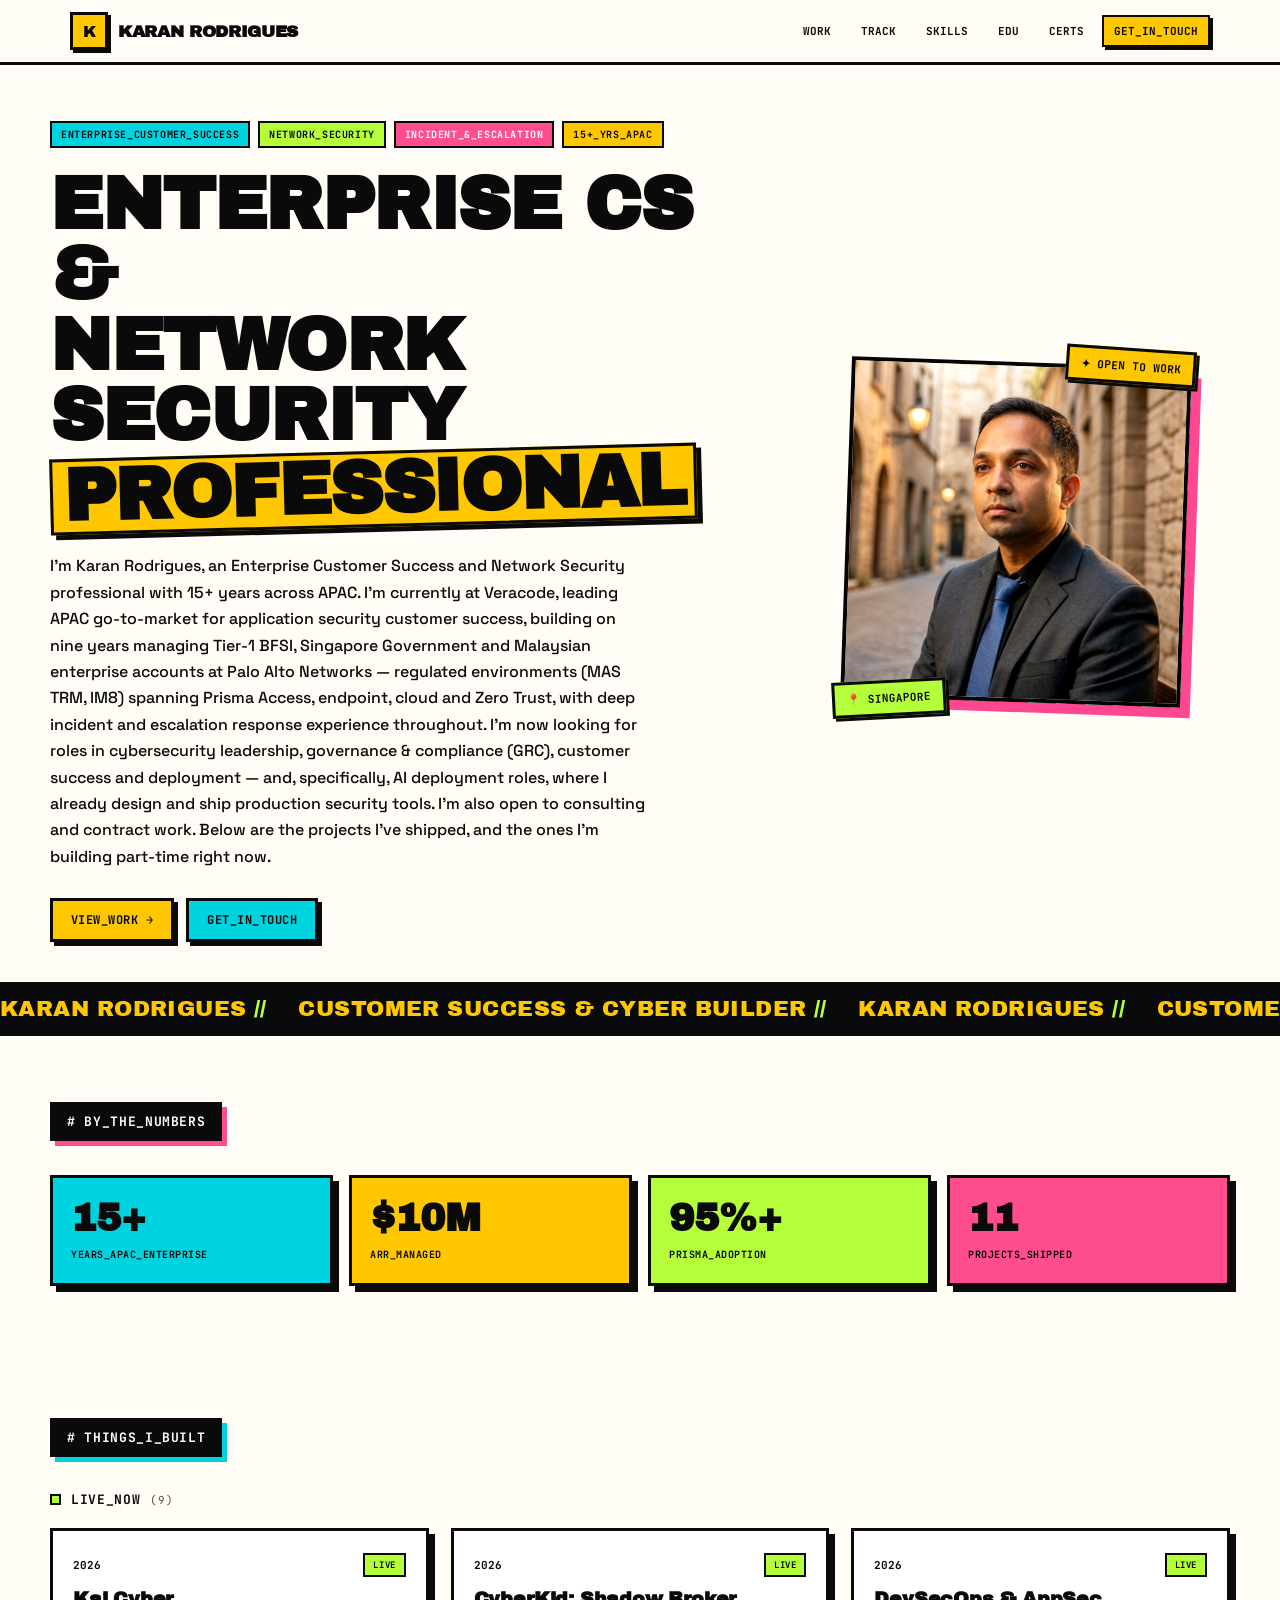
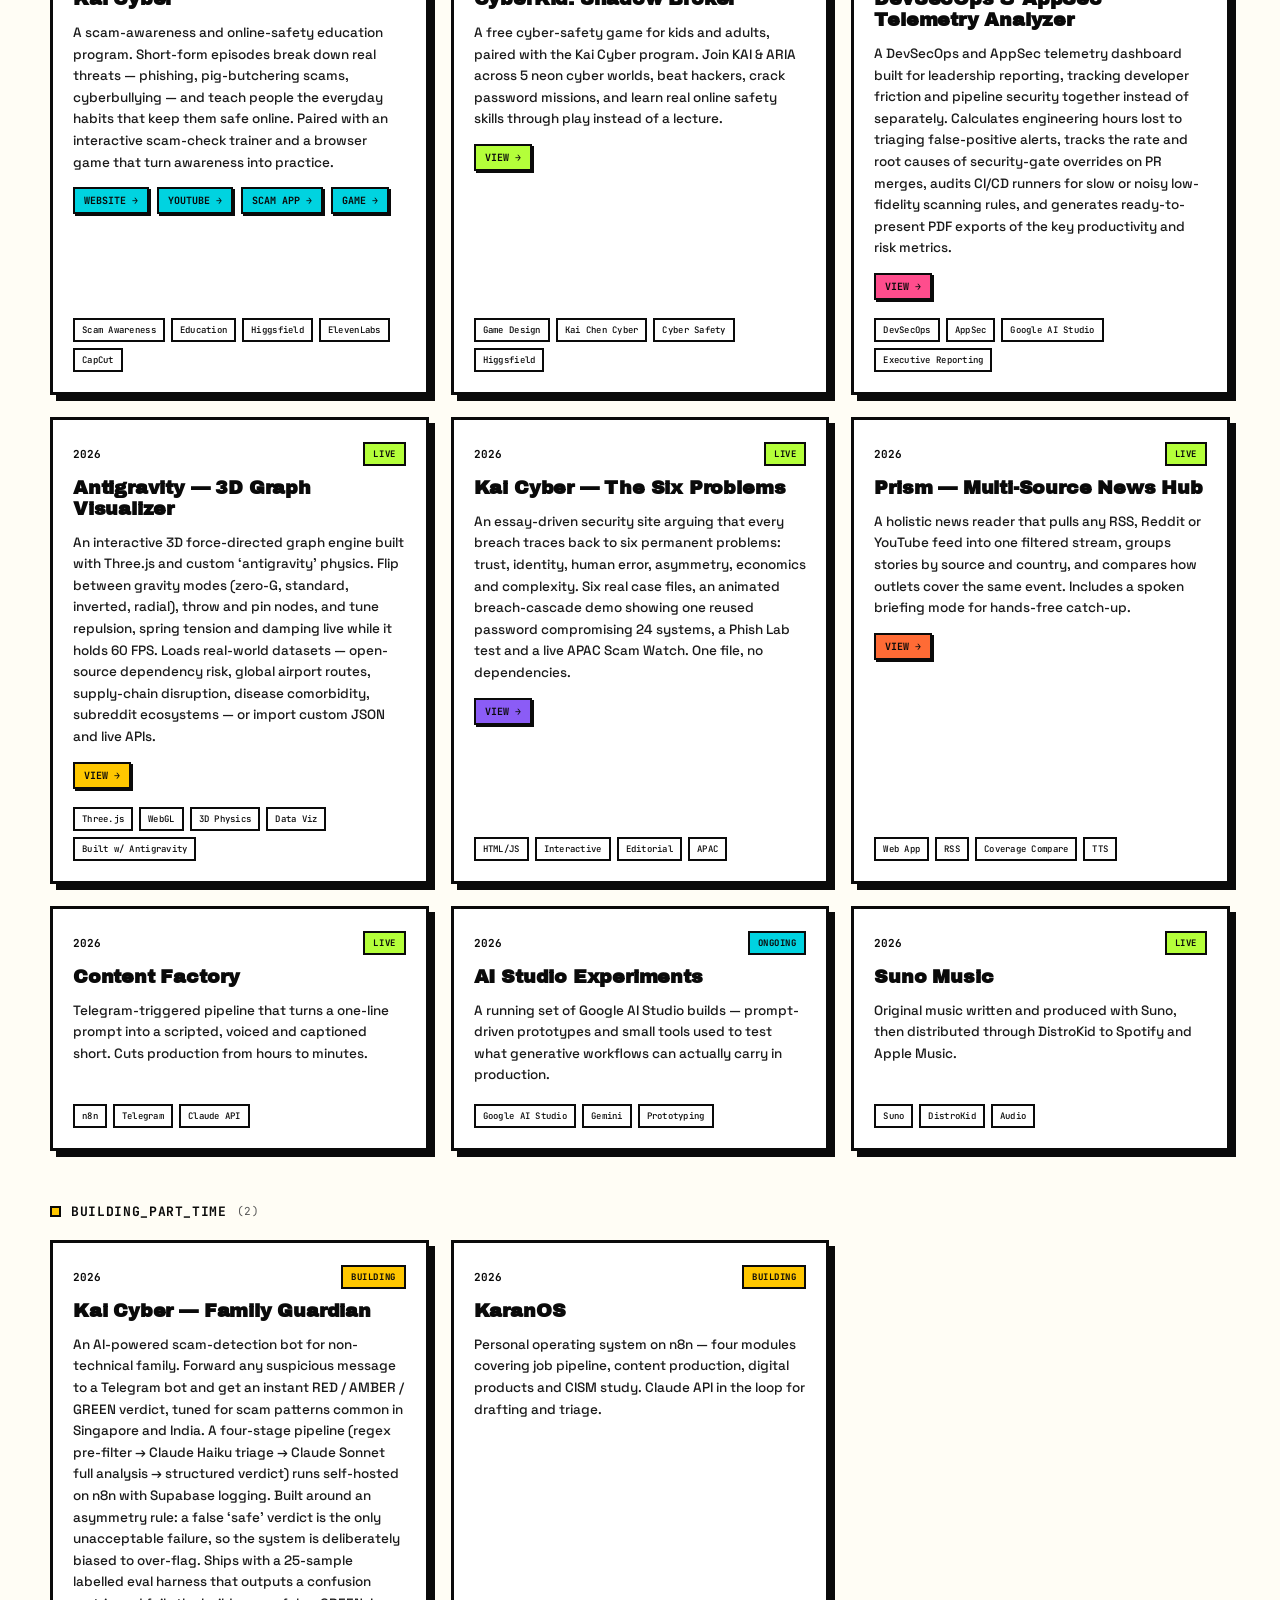
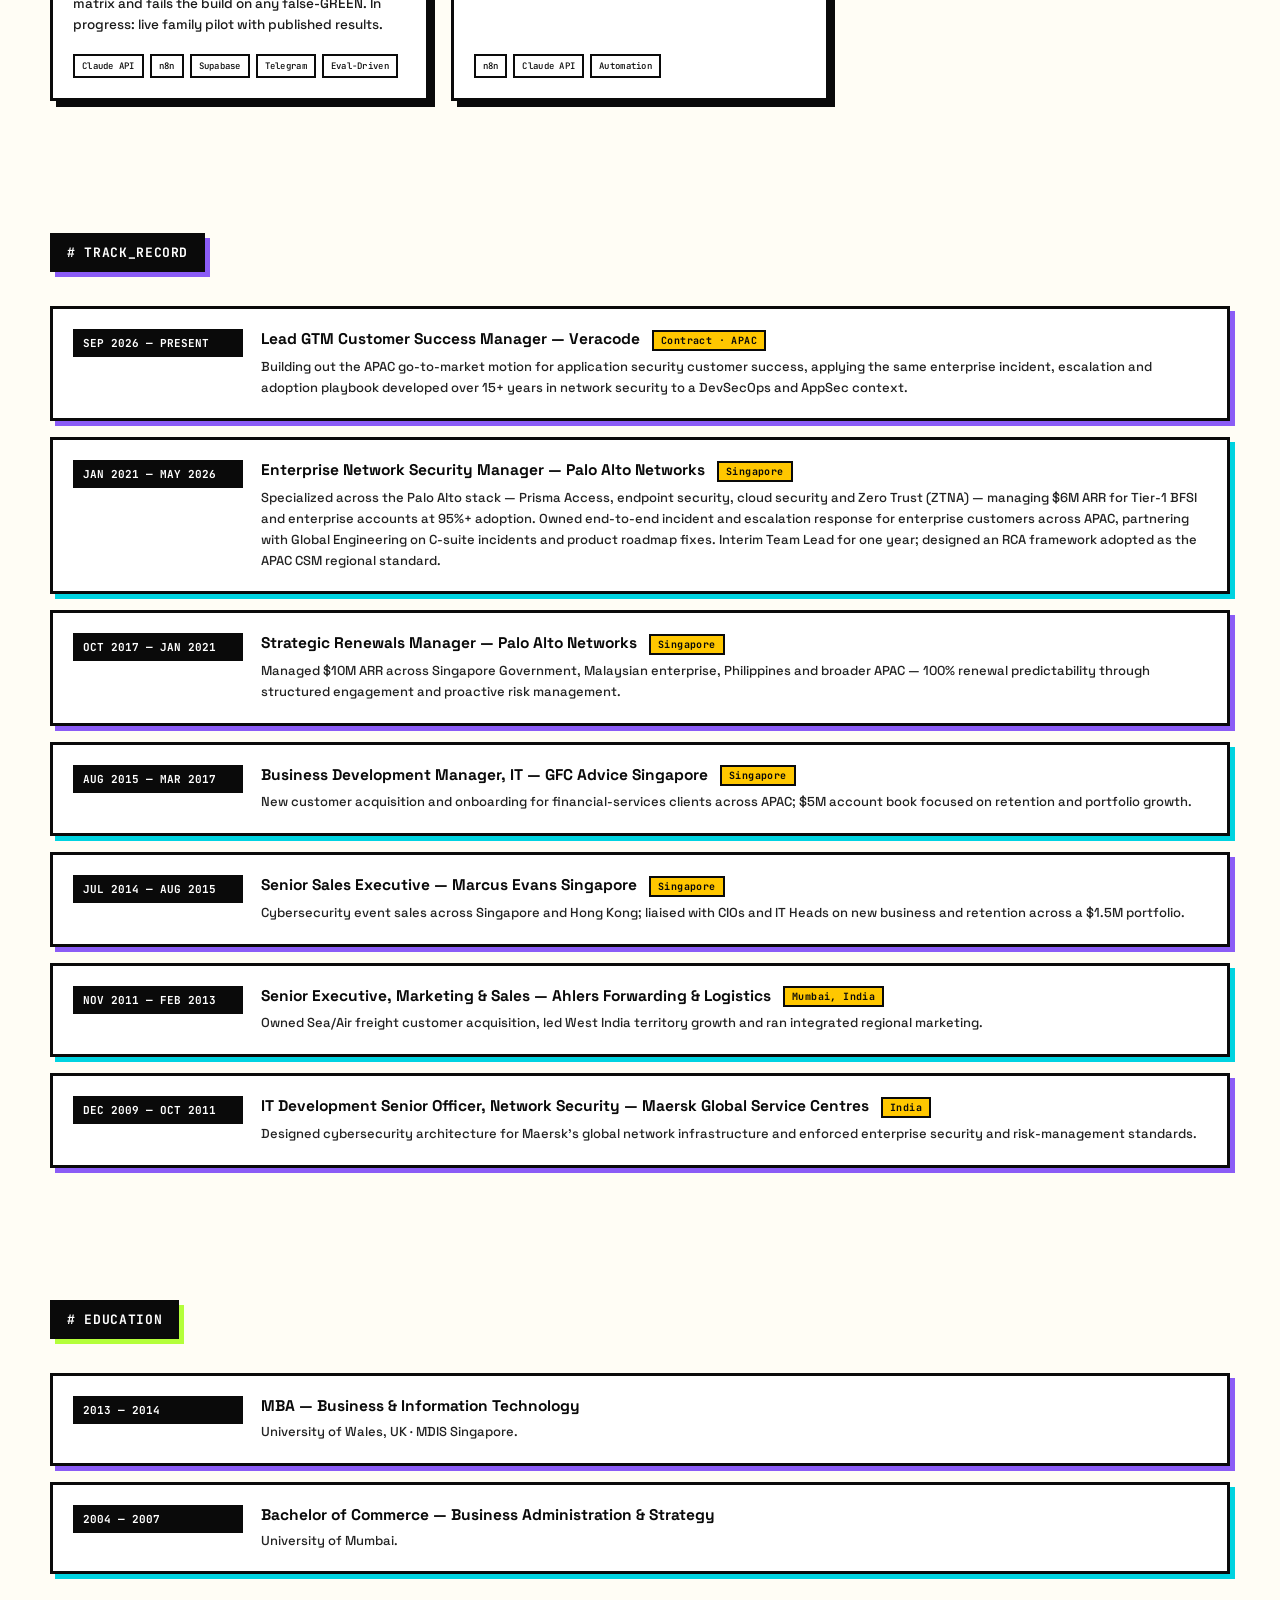
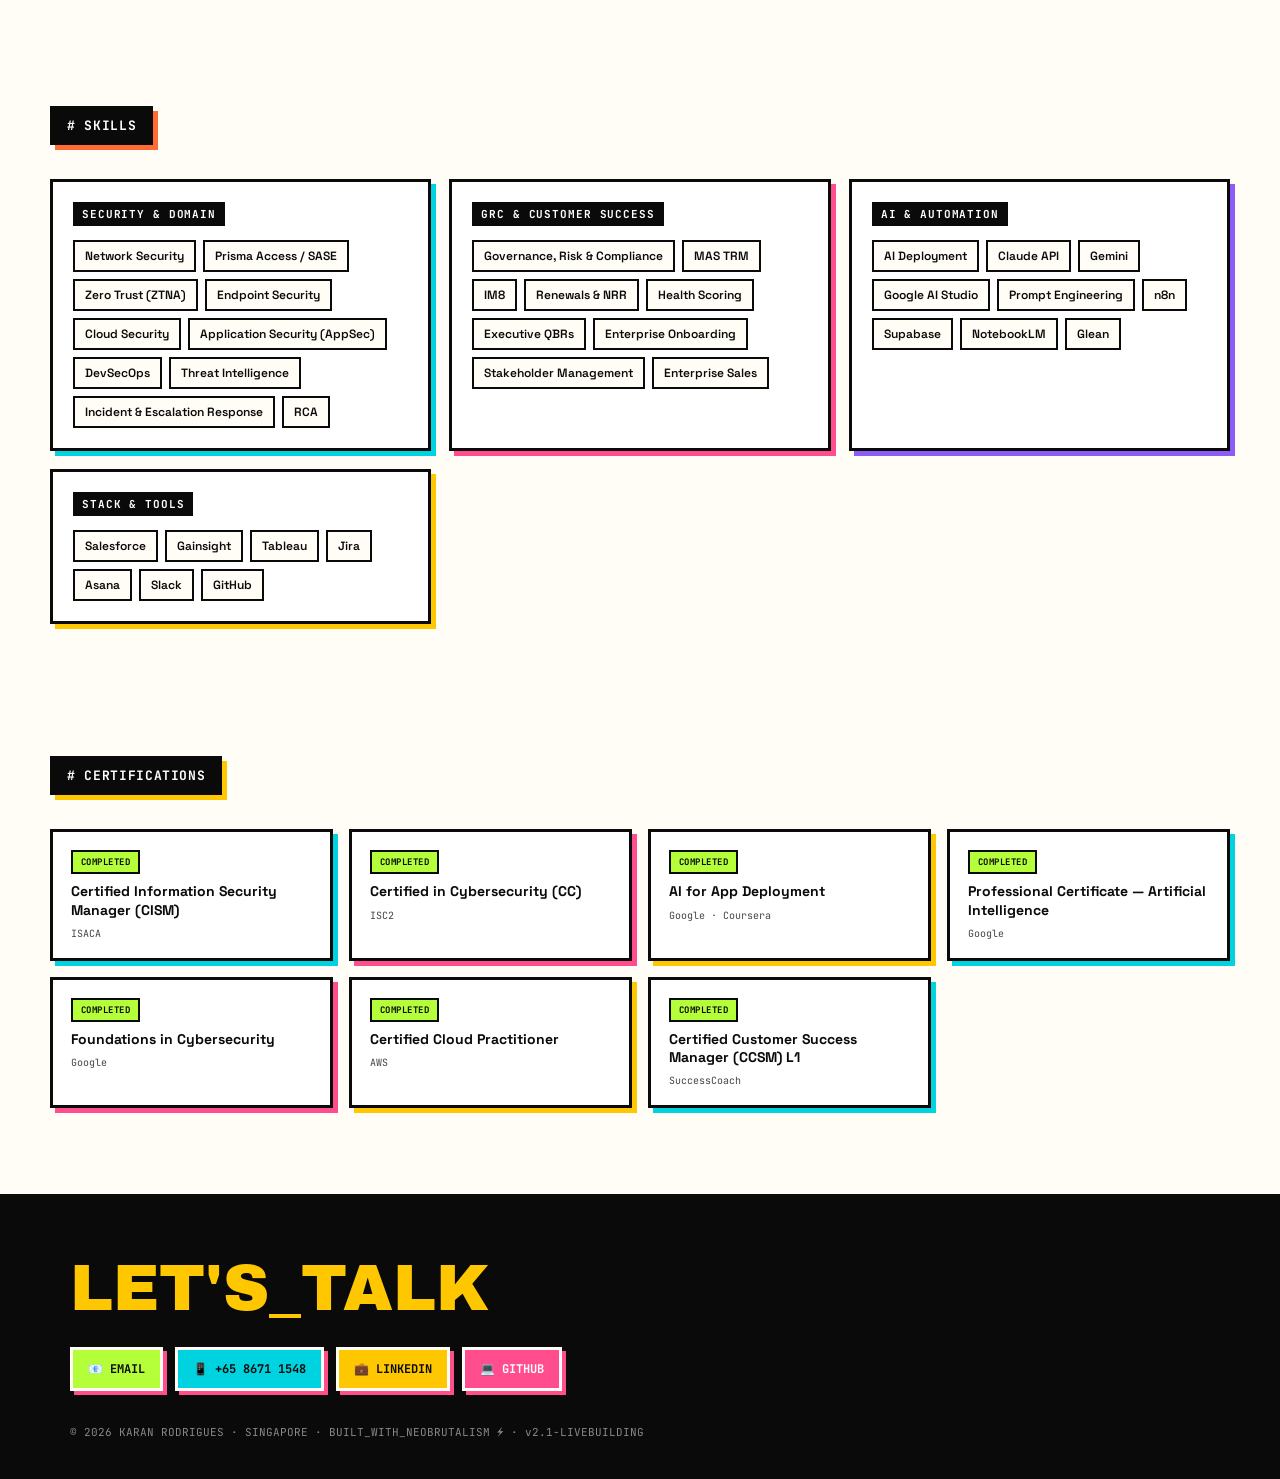
<file: karan-portfolio.html>
<!DOCTYPE html>
<html lang="en">
<meta charset="utf-8">
<meta name="viewport" content="width=device-width, initial-scale=1, viewport-fit=cover">
<meta name="theme-color" content="#FFC700">
<link rel="canonical" href="https://krhns8666-bot.github.io/Karan-Portfolio/karan-portfolio.html">
<meta property="og:type" content="website">
<meta property="og:url" content="https://krhns8666-bot.github.io/Karan-Portfolio/karan-portfolio.html">
<meta property="og:title" content="Karan Rodrigues — Enterprise CS & Network Security Professional">
<meta property="og:description" content="Enterprise Customer Success & Network Security professional, 15+ years across APAC. Cybersecurity leadership, GRC, incident & escalation response. Building AI security tools.">
<meta property="og:image" content="https://krhns8666-bot.github.io/Karan-Portfolio/og-image.png">
<meta property="og:image:width" content="1200">
<meta property="og:image:height" content="630">
<meta name="twitter:card" content="summary_large_image">
<meta name="twitter:title" content="Karan Rodrigues — Enterprise CS & Network Security Professional">
<meta name="twitter:description" content="Enterprise Customer Success & Network Security professional, 15+ years across APAC. Cybersecurity leadership, GRC, incident & escalation response. Building AI security tools.">
<meta name="twitter:image" content="https://krhns8666-bot.github.io/Karan-Portfolio/og-image.png">
<!-- VERSION: LIVE-BUILDING-SPLIT-v2 -->
<title>Karan Rodrigues — Customer Success & Cyber Builder</title>
<meta name="description" content="Enterprise Customer Success & Network Security professional, 15+ years across APAC. Cybersecurity leadership, GRC, incident & escalation response. Building AI security tools.">
<link rel="preconnect" href="https://fonts.googleapis.com">
<link rel="preconnect" href="https://fonts.gstatic.com" crossorigin>
<link href="https://fonts.googleapis.com/css2?family=Archivo+Black&family=Space+Grotesk:wght@400;500;600;700&family=JetBrains+Mono:wght@400;500;700&display=swap" rel="stylesheet">
<style>
:root{
  --ink:#0A0A0A; --paper:#FFFDF5;
  --c1:#00D3E0; --c2:#B4FF3A; --c3:#FF4D8D; --c4:#FFC700; --c5:#8B5CF6; --c6:#FF6B35;
  --disp:"Archivo Black",sans-serif;
  --sans:"Space Grotesk",system-ui,sans-serif;
  --mono:"JetBrains Mono",monospace;
}
*{box-sizing:border-box;margin:0;padding:0}
::selection{background:var(--c4);color:var(--ink)}
html{scroll-behavior:smooth}
body{background:var(--paper);color:var(--ink);font-family:var(--sans);overflow-x:hidden;
  }
.container{max-width:1180px;margin:0 auto;padding:0 20px}

/* neobrutalist primitives */
.box{border:3px solid var(--ink);box-shadow:6px 6px 0 var(--ink);background:#fff}
.chip{display:inline-block;font-family:var(--mono);font-weight:700;font-size:10px;letter-spacing:.06em;
  border:2px solid var(--ink);padding:5px 9px;background:#fff}
.btn{display:inline-block;font-family:var(--mono);font-weight:700;font-size:12px;letter-spacing:.04em;
  border:3px solid var(--ink);box-shadow:4px 4px 0 var(--ink);background:var(--c4);color:var(--ink);
  padding:11px 18px;cursor:pointer;text-decoration:none;transition:transform .12s,box-shadow .12s}
.btn:hover{transform:translate(2px,2px);box-shadow:1px 1px 0 var(--ink)}
.btn:active{transform:translate(4px,4px);box-shadow:0 0 0 var(--ink)}

/* section label like #CODE_SECTION */
.label{display:inline-block;font-family:var(--mono);font-weight:700;font-size:13px;letter-spacing:.05em;
  color:#fff;background:var(--ink);padding:8px 14px;border:3px solid var(--ink);
  box-shadow:5px 5px 0 var(--acc,#00D3E0);margin-bottom:34px}

/* HEADER */
header{position:sticky;top:0;z-index:40;background:var(--paper);border-bottom:3px solid var(--ink)}
.nav{display:flex;align-items:center;justify-content:space-between;padding:12px 20px;max-width:1180px;margin:0 auto}
.brand{display:flex;align-items:center;gap:10px;text-decoration:none;color:var(--ink)}
.brand .kmark{font-family:var(--disp);font-size:16px;background:var(--c4);border:3px solid var(--ink);
  width:38px;height:38px;display:grid;place-items:center;box-shadow:3px 3px 0 var(--ink)}
.brand b{font-family:var(--disp);font-size:17px;letter-spacing:-.02em}
.nav-links{display:flex;gap:6px;align-items:center}
.nav-links a{font-family:var(--mono);font-weight:700;font-size:11px;text-decoration:none;color:var(--ink);
  padding:7px 10px;border:2px solid transparent}
.nav-links a:hover{border-color:var(--ink);background:var(--c2)}
@media(max-width:760px){.nav-links a.hideM{display:none}}

/* HERO */
.hero{padding:56px 0 40px}
.hero-grid{display:grid;grid-template-columns:1.25fr .75fr;gap:40px;align-items:center}
@media(max-width:860px){.hero-grid{grid-template-columns:1fr;gap:30px}}
.tagbar{display:flex;flex-wrap:wrap;gap:8px;margin-bottom:22px}
.tagbar .chip:nth-child(1){background:var(--c1)}
.tagbar .chip:nth-child(2){background:var(--c2)}
.tagbar .chip:nth-child(3){background:var(--c3);color:#fff}
.tagbar .chip:nth-child(4){background:var(--c4)}
h1.big{font-family:var(--disp);font-size:clamp(38px,7vw,74px);line-height:.95;letter-spacing:-.02em}
h1.big .mark{background:var(--c4);padding:0 10px;border:3px solid var(--ink);box-shadow:5px 5px 0 var(--ink);
  display:inline-block;transform:rotate(-1.5deg)}
.bio{font-size:clamp(14px,1.6vw,16px);line-height:1.65;margin-top:26px;max-width:600px;font-weight:500}
.hero-cta{display:flex;gap:12px;margin-top:28px;flex-wrap:wrap}
.hero-cta .btn:nth-child(2){background:var(--c1)}
.portrait{position:relative;justify-self:center;max-width:340px;width:100%}
.portrait img{width:100%;display:block;border:4px solid var(--ink);box-shadow:10px 10px 0 var(--c3);
  transform:rotate(2deg);filter:contrast(1.05) saturate(1.05)}
.portrait .sticker{position:absolute;bottom:-14px;left:-14px;background:var(--c2);border:3px solid var(--ink);
  box-shadow:3px 3px 0 var(--ink);font-family:var(--mono);font-weight:700;font-size:11px;padding:8px 12px;transform:rotate(-3deg)}
.portrait .sticker2{position:absolute;top:-14px;right:-10px;background:var(--c4);border:3px solid var(--ink);
  box-shadow:3px 3px 0 var(--ink);font-family:var(--mono);font-weight:700;font-size:11px;padding:8px 12px;transform:rotate(4deg)}

/* MARQUEE */
.marquee{background:var(--ink);border-top:3px solid var(--ink);border-bottom:3px solid var(--ink);
  overflow:hidden;white-space:nowrap;padding:12px 0}
.marquee span{display:inline-block;font-family:var(--disp);font-size:22px;color:var(--c4);
  animation:slide 26s linear infinite;padding-right:24px;letter-spacing:.02em}
.marquee span .alt{color:var(--c2)}
@keyframes slide{from{transform:translateX(0)}to{transform:translateX(-50%)}}

/* SECTIONS */
section.blk{padding:66px 0}
/* PROOF */
.proof{display:grid;grid-template-columns:repeat(4,1fr);gap:16px}
@media(max-width:760px){.proof{grid-template-columns:repeat(2,1fr)}}
.stat{border:3px solid var(--ink);box-shadow:6px 6px 0 var(--ink);padding:22px 18px;text-align:left}
.stat:nth-child(1){background:var(--c1)}
.stat:nth-child(2){background:var(--c4)}
.stat:nth-child(3){background:var(--c2)}
.stat:nth-child(4){background:var(--c3)}
.stat b{font-family:var(--disp);font-size:38px;display:block;line-height:1}
.stat:nth-child(3) b,.stat:nth-child(3) span{color:var(--ink)}
.stat span{font-family:var(--mono);font-weight:700;font-size:10px;letter-spacing:.05em;display:block;margin-top:10px}


.subhead{display:flex;align-items:center;gap:10px;font-family:var(--mono);font-weight:700;font-size:13px;
  letter-spacing:.05em;margin-bottom:20px}
.subhead .dot{width:11px;height:11px;border:2px solid var(--ink);display:inline-block}
.subhead .dot.live{background:var(--c2)}
.subhead .dot.building{background:var(--c4)}
.subcount{font-weight:400;color:#555;font-size:11px}

/* PROJECTS */
.grid{display:grid;grid-template-columns:repeat(auto-fill,minmax(min(330px,100%),1fr));gap:22px}
.card{border:3px solid var(--ink);box-shadow:6px 6px 0 var(--ink);background:#fff;padding:22px 20px 20px;
  display:flex;flex-direction:column;gap:12px;transition:transform .14s,box-shadow .14s}
.card:hover{transform:translate(-3px,-3px);box-shadow:9px 9px 0 var(--acc)}
.card-top{display:flex;justify-content:space-between;align-items:center}
.card-year{font-family:var(--mono);font-weight:700;font-size:11px}
.status{font-family:var(--mono);font-weight:700;font-size:9px;letter-spacing:.06em;padding:4px 8px;border:2px solid var(--ink)}
.status.live{background:var(--c2)}
.status.building{background:var(--c4)}
.status.ongoing{background:var(--c1)}
.status.local{background:#fff}
.card h3{font-family:var(--disp);font-size:19px;line-height:1.1;letter-spacing:-.01em}
.card p{font-size:13.5px;line-height:1.6;font-weight:500;color:#1a1a1a}
.links{display:flex;flex-wrap:wrap;gap:8px;margin-top:2px}
.links a{font-family:var(--mono);font-weight:700;font-size:10px;text-decoration:none;color:var(--ink);
  border:2px solid var(--ink);padding:5px 9px;background:var(--acc);box-shadow:2px 2px 0 var(--ink)}
.links a:hover{transform:translate(1px,1px);box-shadow:1px 1px 0 var(--ink)}
.tags{display:flex;flex-wrap:wrap;gap:6px;margin-top:auto;padding-top:6px}
.tags .t{font-family:var(--mono);font-weight:500;font-size:9px;letter-spacing:.03em;padding:4px 7px;
  border:2px solid var(--ink);background:#fff}

/* TRACK */
.track{display:flex;flex-direction:column;gap:16px}
.row{border:3px solid var(--ink);box-shadow:5px 5px 0 var(--ink);background:#fff;padding:20px;
  display:grid;grid-template-columns:170px 1fr;gap:18px}
.row:nth-child(odd){box-shadow:5px 5px 0 var(--c5)}
.row:nth-child(even){box-shadow:5px 5px 0 var(--c1)}
@media(max-width:640px){.row{grid-template-columns:1fr;gap:8px}}
.row .when{font-family:var(--mono);font-weight:700;font-size:11px;background:var(--ink);color:#fff;
  padding:5px 8px;align-self:start;border:2px solid var(--ink)}
.row h3{font-family:var(--sans);font-weight:700;font-size:15.5px;margin-bottom:6px}
.row h3 .loc{display:inline-block;font-family:var(--mono);font-weight:700;font-size:10px;letter-spacing:.04em;background:var(--c4);border:2px solid var(--ink);padding:2px 7px;margin-left:8px;vertical-align:middle;white-space:nowrap}
.row p{font-size:13px;line-height:1.6;font-weight:500;color:#222}

/* CERTS */
.certs{display:grid;grid-template-columns:repeat(auto-fill,minmax(min(270px,100%),1fr));gap:16px}
.cert{border:3px solid var(--ink);box-shadow:5px 5px 0 var(--ink);padding:18px;display:flex;flex-direction:column;gap:8px;background:#fff}
.cert:nth-child(3n+1){box-shadow:5px 5px 0 var(--c1)}
.cert:nth-child(3n+2){box-shadow:5px 5px 0 var(--c3)}
.cert:nth-child(3n){box-shadow:5px 5px 0 var(--c4)}
.cert .b{font-family:var(--mono);font-weight:700;font-size:9px;letter-spacing:.05em;align-self:flex-start;
  padding:4px 8px;border:2px solid var(--ink);background:#fff}
.cert .b.done{background:var(--c2)}
.cert .cn{font-weight:700;font-size:14px;line-height:1.3}
.cert .cs{font-family:var(--mono);font-size:10px;color:#444}


/* SKILLS */
.skills{display:grid;grid-template-columns:repeat(auto-fill,minmax(min(320px,100%),1fr));gap:18px}
.skillgroup{border:3px solid var(--ink);box-shadow:5px 5px 0 var(--ink);background:#fff;padding:20px}
.skillgroup:nth-child(4n+1){box-shadow:5px 5px 0 var(--c1)}
.skillgroup:nth-child(4n+2){box-shadow:5px 5px 0 var(--c3)}
.skillgroup:nth-child(4n+3){box-shadow:5px 5px 0 var(--c5)}
.skillgroup:nth-child(4n){box-shadow:5px 5px 0 var(--c4)}
.sg-title{font-family:var(--mono);font-weight:700;font-size:11px;letter-spacing:.08em;margin-bottom:14px;
  background:var(--ink);color:#fff;display:inline-block;padding:5px 9px}
.sg-tags{display:flex;flex-wrap:wrap;gap:7px}
.skill{font-family:var(--sans);font-weight:600;font-size:12px;padding:6px 10px;border:2px solid var(--ink);
  background:var(--paper)}

/* FOOTER */
footer{background:var(--ink);color:var(--paper);border-top:3px solid var(--ink);padding:60px 0 40px;margin-top:20px}
footer .big{font-family:var(--disp);font-size:clamp(34px,6vw,64px);line-height:1;color:var(--c4)}
.contact{display:flex;flex-wrap:wrap;gap:12px;margin-top:26px}
.contact a{font-family:var(--mono);font-weight:700;font-size:12px;text-decoration:none;color:var(--ink);
  background:var(--c2);border:3px solid var(--paper);box-shadow:4px 4px 0 var(--c3);padding:11px 15px}
.contact a:nth-child(2){background:var(--c1)}
.contact a:nth-child(3){background:var(--c4)}
.contact a:nth-child(4){background:var(--c3);color:#fff}
.contact a:hover{transform:translate(2px,2px);box-shadow:1px 1px 0 var(--c3)}
.foot-note{font-family:var(--mono);font-size:11px;color:#888;margin-top:34px}

/* DRAWER */
.scrim{position:fixed;inset:0;background:#000a;z-index:45;opacity:0;pointer-events:none;transition:.3s}
.scrim.on{opacity:1;pointer-events:auto}
.drawer{position:fixed;top:0;right:0;height:100%;width:min(460px,100%);background:var(--paper);z-index:50;
  border-left:4px solid var(--ink);transform:translateX(100%);transition:transform .35s cubic-bezier(.16,1,.3,1);
  overflow-y:auto;padding:26px}
.drawer.on{transform:translateX(0)}
.drawer h3{font-family:var(--disp);font-size:28px;margin-bottom:4px}
.drawer .sub{font-family:var(--mono);font-weight:700;font-size:11px;margin-bottom:26px}
.close{position:absolute;top:20px;right:20px;width:36px;height:36px;border:3px solid var(--ink);background:var(--c3);
  color:#fff;font-size:20px;cursor:pointer;box-shadow:3px 3px 0 var(--ink);font-weight:700}
.field{margin-bottom:18px}
.field label{display:block;font-family:var(--mono);font-weight:700;font-size:10px;margin-bottom:6px}
.field input,.field textarea,.field select{width:100%;border:3px solid var(--ink);background:#fff;
  font-family:var(--sans);font-size:14px;padding:10px;outline:none}
.field input:focus,.field textarea:focus,.field select:focus{box-shadow:3px 3px 0 var(--c1)}
.send{width:100%;background:var(--c2);border:3px solid var(--ink);box-shadow:4px 4px 0 var(--ink);
  font-family:var(--mono);font-weight:700;font-size:13px;padding:14px;cursor:pointer}
.send:hover{transform:translate(2px,2px);box-shadow:1px 1px 0 var(--ink)}
.drawer .note{font-family:var(--mono);font-size:10px;color:#555;margin-top:14px;line-height:1.7}

.reveal{opacity:1;transform:none}
:focus-visible{outline:3px solid var(--c5);outline-offset:2px}
@media(prefers-reduced-motion:reduce){*{animation:none!important;transition:none!important}.reveal{opacity:1;transform:none}}
</style>

<header>
  <div class="nav">
    <a class="brand" href="#top"><span class="kmark">K</span><b>KARAN RODRIGUES</b></a>
    <div class="nav-links">
      <a href="#work" class="hideM">WORK</a>
      <a href="#track" class="hideM">TRACK</a>
      <a href="#skills" class="hideM">SKILLS</a>
      <a href="#education" class="hideM">EDU</a>
      <a href="#certs" class="hideM">CERTS</a>
      <a href="#" onclick="openDrawer();return false" style="border:2px solid var(--ink);background:var(--c4);box-shadow:3px 3px 0 var(--ink)">GET_IN_TOUCH</a>
    </div>
  </div>
</header>

<main id="top">
  <!-- HERO -->
  <section class="hero container">
    <div class="hero-grid">
      <div>
        <div class="tagbar">
          <span class="chip">ENTERPRISE_CUSTOMER_SUCCESS</span>
          <span class="chip">NETWORK_SECURITY</span>
          <span class="chip">INCIDENT_&amp;_ESCALATION</span>
          <span class="chip">15+_YRS_APAC</span>
        </div>
        <h1 class="big">ENTERPRISE CS &amp;<br>NETWORK SECURITY<br><span class="mark" id="rot">PROFESSIONAL</span></h1>
        <p class="bio">I'm Karan Rodrigues, an Enterprise Customer Success and Network Security professional with 15+ years across APAC. I'm currently at Veracode, leading APAC go-to-market for application security customer success, building on nine years managing Tier-1 BFSI, Singapore Government and Malaysian enterprise accounts at Palo Alto Networks &mdash; regulated environments (MAS TRM, IM8) spanning Prisma Access, endpoint, cloud and Zero Trust, with deep incident and escalation response experience throughout. I'm now looking for roles in cybersecurity leadership, governance &amp; compliance (GRC), customer success and deployment &mdash; and, specifically, AI deployment roles, where I already design and ship production security tools. I'm also open to consulting and contract work. Below are the projects I've shipped, and the ones I'm building part-time right now.</p>
        <div class="hero-cta">
          <a class="btn" href="#work">VIEW_WORK →</a>
          <a class="btn" href="#" onclick="openDrawer();return false">GET_IN_TOUCH</a>
        </div>
      </div>
      <div class="portrait">
        <img src="[data-uri]" alt="Karan Rodrigues">
        <span class="sticker">📍 SINGAPORE</span>
        <span class="sticker2">✦ OPEN TO WORK</span>
      </div>
    </div>
  </section>

  <div class="marquee"><span id="mq">KARAN RODRIGUES <span class="alt">//</span> CUSTOMER SUCCESS &amp; CYBER BUILDER <span class="alt">//</span> </span></div>

  <!-- PROOF -->
  <section class="blk container" id="proof">
    <span class="label reveal" style="--acc:var(--c3)"># BY_THE_NUMBERS</span>
    <div class="proof reveal">
      <div class="stat"><b>15+</b><span>YEARS_APAC_ENTERPRISE</span></div>
      <div class="stat"><b>$10M</b><span>ARR_MANAGED</span></div>
      <div class="stat"><b>95%+</b><span>PRISMA_ADOPTION</span></div>
      <div class="stat"><b>11</b><span>PROJECTS_SHIPPED</span></div>
    </div>
  </section>

  <!-- WORK -->
  <section class="blk container" id="work">
    <span class="label reveal" style="--acc:var(--c1)"># THINGS_I_BUILT</span>

    <div class="subhead reveal">
      <span class="dot live"></span> LIVE_NOW <span class="subcount" id="cnt-live"></span>
    </div>
    <div class="grid" id="grid-live"></div>

    <div class="subhead reveal" style="margin-top:52px">
      <span class="dot building"></span> BUILDING_PART_TIME <span class="subcount" id="cnt-building"></span>
    </div>
    <div class="grid" id="grid-building"></div>
  </section>

  <!-- TRACK -->
  <section class="blk container" id="track">
    <span class="label reveal" style="--acc:var(--c5)"># TRACK_RECORD</span>
    <div class="track reveal">
      <div class="row"><div class="when">SEP 2026 — PRESENT</div><div><h3>Lead GTM Customer Success Manager — Veracode <span class="loc">Contract · APAC</span></h3><p>Building out the APAC go-to-market motion for application security customer success, applying the same enterprise incident, escalation and adoption playbook developed over 15+ years in network security to a DevSecOps and AppSec context.</p></div></div>
      <div class="row"><div class="when">JAN 2021 — MAY 2026</div><div><h3>Enterprise Network Security Manager — Palo Alto Networks <span class="loc">Singapore</span></h3><p>Specialized across the Palo Alto stack — Prisma Access, endpoint security, cloud security and Zero Trust (ZTNA) — managing $6M ARR for Tier-1 BFSI and enterprise accounts at 95%+ adoption. Owned end-to-end incident and escalation response for enterprise customers across APAC, partnering with Global Engineering on C-suite incidents and product roadmap fixes. Interim Team Lead for one year; designed an RCA framework adopted as the APAC CSM regional standard.</p></div></div>
      <div class="row"><div class="when">OCT 2017 — JAN 2021</div><div><h3>Strategic Renewals Manager — Palo Alto Networks <span class="loc">Singapore</span></h3><p>Managed $10M ARR across Singapore Government, Malaysian enterprise, Philippines and broader APAC — 100% renewal predictability through structured engagement and proactive risk management.</p></div></div>
      <div class="row"><div class="when">AUG 2015 — MAR 2017</div><div><h3>Business Development Manager, IT — GFC Advice Singapore <span class="loc">Singapore</span></h3><p>New customer acquisition and onboarding for financial-services clients across APAC; $5M account book focused on retention and portfolio growth.</p></div></div>
      <div class="row"><div class="when">JUL 2014 — AUG 2015</div><div><h3>Senior Sales Executive — Marcus Evans Singapore <span class="loc">Singapore</span></h3><p>Cybersecurity event sales across Singapore and Hong Kong; liaised with CIOs and IT Heads on new business and retention across a $1.5M portfolio.</p></div></div>
      <div class="row"><div class="when">NOV 2011 — FEB 2013</div><div><h3>Senior Executive, Marketing &amp; Sales — Ahlers Forwarding &amp; Logistics <span class="loc">Mumbai, India</span></h3><p>Owned Sea/Air freight customer acquisition, led West India territory growth and ran integrated regional marketing.</p></div></div>
      <div class="row"><div class="when">DEC 2009 — OCT 2011</div><div><h3>IT Development Senior Officer, Network Security — Maersk Global Service Centres <span class="loc">India</span></h3><p>Designed cybersecurity architecture for Maersk’s global network infrastructure and enforced enterprise security and risk-management standards.</p></div></div>
    </div>
  </section>

  <!-- EDUCATION -->
  <section class="blk container" id="education">
    <span class="label reveal" style="--acc:var(--c2)"># EDUCATION</span>
    <div class="track reveal">
      <div class="row"><div class="when">2013 — 2014</div><div><h3>MBA — Business &amp; Information Technology</h3><p>University of Wales, UK · MDIS Singapore.</p></div></div>
      <div class="row"><div class="when">2004 — 2007</div><div><h3>Bachelor of Commerce — Business Administration &amp; Strategy</h3><p>University of Mumbai.</p></div></div>
    </div>
  </section>

  <!-- SKILLS -->
  <section class="blk container" id="skills">
    <span class="label reveal" style="--acc:var(--c6)"># SKILLS</span>
    <div class="skills reveal">
      <div class="skillgroup">
        <div class="sg-title">SECURITY &amp; DOMAIN</div>
        <div class="sg-tags">
          <span class="skill">Network Security</span><span class="skill">Prisma Access / SASE</span><span class="skill">Zero Trust (ZTNA)</span><span class="skill">Endpoint Security</span><span class="skill">Cloud Security</span><span class="skill">Application Security (AppSec)</span><span class="skill">DevSecOps</span><span class="skill">Threat Intelligence</span><span class="skill">Incident &amp; Escalation Response</span><span class="skill">RCA</span>
        </div>
      </div>
      <div class="skillgroup">
        <div class="sg-title">GRC &amp; CUSTOMER SUCCESS</div>
        <div class="sg-tags">
          <span class="skill">Governance, Risk &amp; Compliance</span><span class="skill">MAS TRM</span><span class="skill">IM8</span><span class="skill">Renewals &amp; NRR</span><span class="skill">Health Scoring</span><span class="skill">Executive QBRs</span><span class="skill">Enterprise Onboarding</span><span class="skill">Stakeholder Management</span><span class="skill">Enterprise Sales</span>
        </div>
      </div>
      <div class="skillgroup">
        <div class="sg-title">AI &amp; AUTOMATION</div>
        <div class="sg-tags">
          <span class="skill">AI Deployment</span><span class="skill">Claude API</span><span class="skill">Gemini</span><span class="skill">Google AI Studio</span><span class="skill">Prompt Engineering</span><span class="skill">n8n</span><span class="skill">Supabase</span><span class="skill">NotebookLM</span><span class="skill">Glean</span>
        </div>
      </div>
      <div class="skillgroup">
        <div class="sg-title">STACK &amp; TOOLS</div>
        <div class="sg-tags">
          <span class="skill">Salesforce</span><span class="skill">Gainsight</span><span class="skill">Tableau</span><span class="skill">Jira</span><span class="skill">Asana</span><span class="skill">Slack</span><span class="skill">GitHub</span>
        </div>
      </div>
    </div>
  </section>

  <!-- CERTS -->
  <section class="blk container" id="certs">
    <span class="label reveal" style="--acc:var(--c4)"># CERTIFICATIONS</span>
    <div class="certs reveal">
      <div class="cert"><span class="b done">COMPLETED</span><span class="cn">Certified Information Security Manager (CISM)</span><span class="cs">ISACA</span></div>
      <div class="cert"><span class="b done">COMPLETED</span><span class="cn">Certified in Cybersecurity (CC)</span><span class="cs">ISC2</span></div>
      <div class="cert"><span class="b done">COMPLETED</span><span class="cn">AI for App Deployment</span><span class="cs">Google · Coursera</span></div>
      <div class="cert"><span class="b done">COMPLETED</span><span class="cn">Professional Certificate — Artificial Intelligence</span><span class="cs">Google</span></div>
      <div class="cert"><span class="b done">COMPLETED</span><span class="cn">Foundations in Cybersecurity</span><span class="cs">Google</span></div>
      <div class="cert"><span class="b done">COMPLETED</span><span class="cn">Certified Cloud Practitioner</span><span class="cs">AWS</span></div>
      <div class="cert"><span class="b done">COMPLETED</span><span class="cn">Certified Customer Success Manager (CCSM) L1</span><span class="cs">SuccessCoach</span></div>
    </div>
  </section>
</main>

<footer>
  <div class="container">
    <div class="big reveal">LET'S_TALK</div>
    <div class="contact reveal">
      <a href="mailto:karan86rodrigues@gmail.com">📧 EMAIL</a>
      <a href="tel:+6586711548">📱 +65 8671 1548</a>
      <a href="https://linkedin.com/in/karan-rodrigues" target="_blank" rel="noopener">💼 LINKEDIN</a>
      <a href="https://github.com/krhns8666-bot" target="_blank" rel="noopener">💻 GITHUB</a>
    </div>
    <div class="foot-note">© 2026 KARAN RODRIGUES · SINGAPORE · BUILT_WITH_NEOBRUTALISM ⚡ · v2.1-LIVEBUILDING</div>
  </div>
</footer>

<div class="scrim" id="scrim" onclick="closeDrawer()"></div>
<aside class="drawer" id="drawer" aria-hidden="true">
  <button class="close" onclick="closeDrawer()" aria-label="Close">×</button>
  <h3>GET_IN_TOUCH</h3>
  <p class="sub">SINGAPORE · OPEN TO CSM / TAM / ESCALATION ROLES</p>
  <div class="field"><label>YOUR_NAME</label><input id="f_name" type="text" placeholder="Jane Tan"></div>
  <div class="field"><label>COMPANY</label><input id="f_co" type="text" placeholder="Company"></div>
  <div class="field"><label>ABOUT</label>
    <select id="f_topic">
      <option>A role on my team</option><option>Contract / advisory work</option>
      <option>Content collaboration</option><option>Something else</option>
    </select>
  </div>
  <div class="field"><label>MESSAGE</label><textarea id="f_msg" rows="4" placeholder="A few lines."></textarea></div>
  <button class="send" onclick="sendMail()">OPEN_IN_EMAIL →</button>
  <p class="note">Opens your mail app with the message pre-filled. Nothing is stored or sent from this page.</p>
</aside>

<script>
const PROJECTS = [
  {t:"Kai Cyber", s:"live", y:"2026", d:"A scam-awareness and online-safety education program. Short-form episodes break down real threats — phishing, pig-butchering scams, cyberbullying — and teach people the everyday habits that keep them safe online. Paired with an interactive scam-check trainer and a browser game that turn awareness into practice.", tags:["Scam Awareness","Education","Higgsfield","ElevenLabs","CapCut"], links:[{label:"WEBSITE",url:"https://kaicyber.org"},{label:"YOUTUBE",url:"https://www.youtube.com/@KaiChenCyber"},{label:"SCAM APP",url:"https://kai-check.higgsfield.app"},{label:"GAME",url:"https://mighty-brick-384.higgsfield.app"}]},
  {t:"CyberKid: Shadow Broker", s:"live", y:"2026", d:"A free cyber-safety game for kids and adults, paired with the Kai Cyber program. Join KAI &amp; ARIA across 5 neon cyber worlds, beat hackers, crack password missions, and learn real online safety skills through play instead of a lecture.", tags:["Game Design","Kai Chen Cyber","Cyber Safety","Higgsfield"], link:"https://cyberkid.higgsfield.app"},
  {t:"DevSecOps &amp; AppSec Telemetry Analyzer", s:"live", y:"2026", d:"A DevSecOps and AppSec telemetry dashboard built for leadership reporting, tracking developer friction and pipeline security together instead of separately. Calculates engineering hours lost to triaging false-positive alerts, tracks the rate and root causes of security-gate overrides on PR merges, audits CI/CD runners for slow or noisy low-fidelity scanning rules, and generates ready-to-present PDF exports of the key productivity and risk metrics.", tags:["DevSecOps","AppSec","Google AI Studio","Executive Reporting"], link:"https://devsecops-friction-adoption-tracker.ai.studio/"},
  {t:"Kai Cyber — Family Guardian", s:"building", y:"2026", d:"An AI-powered scam-detection bot for non-technical family. Forward any suspicious message to a Telegram bot and get an instant RED / AMBER / GREEN verdict, tuned for scam patterns common in Singapore and India. A four-stage pipeline (regex pre-filter \u2192 Claude Haiku triage \u2192 Claude Sonnet full analysis \u2192 structured verdict) runs self-hosted on n8n with Supabase logging. Built around an asymmetry rule: a false \u2018safe\u2019 verdict is the only unacceptable failure, so the system is deliberately biased to over-flag. Ships with a 25-sample labelled eval harness that outputs a confusion matrix and fails the build on any false-GREEN. In progress: live family pilot with published results.", tags:["Claude API","n8n","Supabase","Telegram","Eval-Driven"], link:""},
  {t:"Antigravity — 3D Graph Visualizer", s:"live", y:"2026", d:"An interactive 3D force-directed graph engine built with Three.js and custom \u2018antigravity\u2019 physics. Flip between gravity modes (zero-G, standard, inverted, radial), throw and pin nodes, and tune repulsion, spring tension and damping live while it holds 60 FPS. Loads real-world datasets \u2014 open-source dependency risk, global airport routes, supply-chain disruption, disease comorbidity, subreddit ecosystems \u2014 or import custom JSON and live APIs.", tags:["Three.js","WebGL","3D Physics","Data Viz","Built w/ Antigravity"], link:"https://krhns8666-bot.github.io/Karan-Portfolio/antigravity-graph/index.html"},
  {t:"Kai Cyber — The Six Problems", s:"live", y:"2026", d:"An essay-driven security site arguing that every breach traces back to six permanent problems: trust, identity, human error, asymmetry, economics and complexity. Six real case files, an animated breach-cascade demo showing one reused password compromising 24 systems, a Phish Lab test and a live APAC Scam Watch. One file, no dependencies.", tags:["HTML/JS","Interactive","Editorial","APAC"], link:"https://krhns8666-bot.github.io/Cyber-Security-2050/"},
  {t:"Prism — Multi-Source News Hub", s:"live", y:"2026", d:"A holistic news reader that pulls any RSS, Reddit or YouTube feed into one filtered stream, groups stories by source and country, and compares how outlets cover the same event. Includes a spoken briefing mode for hands-free catch-up.", tags:["Web App","RSS","Coverage Compare","TTS"], link:"https://krhns8666-bot.github.io/Prism-News/"},
  {t:"KaranOS", s:"building", y:"2026", d:"Personal operating system on n8n — four modules covering job pipeline, content production, digital products and CISM study. Claude API in the loop for drafting and triage.", tags:["n8n","Claude API","Automation"], link:""},
  {t:"Content Factory", s:"live", y:"2026", d:"Telegram-triggered pipeline that turns a one-line prompt into a scripted, voiced and captioned short. Cuts production from hours to minutes.", tags:["n8n","Telegram","Claude API"], link:""},
  {t:"AI Studio Experiments", s:"ongoing", y:"2026", d:"A running set of Google AI Studio builds — prompt-driven prototypes and small tools used to test what generative workflows can actually carry in production.", tags:["Google AI Studio","Gemini","Prototyping"], link:""},
  {t:"Suno Music", s:"live", y:"2026", d:"Original music written and produced with Suno, then distributed through DistroKid to Spotify and Apple Music.", tags:["Suno","DistroKid","Audio"], link:""}
];
const PALETTE=['#00D3E0','#B4FF3A','#FF4D8D','#FFC700','#8B5CF6','#FF6B35'];
function cardHtml(p,i){
  const acc=PALETTE[i%PALETTE.length];
  let links=p.links||(p.link?[{label:'VIEW',url:p.link}]:[]);
  const linkHtml=links.length?`<div class="links">${links.map(l=>`<a href="${l.url}" target="_blank" rel="noopener">${l.label} →</a>`).join('')}</div>`:'';
  return `<article class="card reveal" style="--acc:${acc}">
    <div class="card-top"><span class="card-year">${p.y}</span><span class="status ${p.s}">${p.s.toUpperCase()}</span></div>
    <h3>${p.t}</h3><p>${p.d}</p>${linkHtml}
    <div class="tags">${p.tags.map(t=>`<span class="t">${t}</span>`).join('')}</div>
  </article>`;
}
const LIVE = PROJECTS.filter(p=>p.s!=='building');
const BUILDING = PROJECTS.filter(p=>p.s==='building');
document.getElementById('grid-live').innerHTML = LIVE.map((p,i)=>cardHtml(p,i)).join('');
document.getElementById('grid-building').innerHTML = BUILDING.map((p,i)=>cardHtml(p,i)).join('');
document.getElementById('cnt-live').textContent = '('+LIVE.length+')';
document.getElementById('cnt-building').textContent = '('+BUILDING.length+')';
const buildingSection = document.getElementById('grid-building').closest('section');
if(BUILDING.length===0){
  document.querySelectorAll('.subhead')[1].style.display='none';
  document.getElementById('grid-building').style.display='none';
}

(function(){const m=document.getElementById('mq');m.innerHTML=m.innerHTML.repeat(4);})();

// rotating hero word
(function(){const words=['PROFESSIONAL','LEADER','15+ YRS APAC'],el=document.getElementById('rot');let i=0;
  setInterval(()=>{i=(i+1)%words.length;el.style.transform='rotate(2deg) scale(1.05)';
    setTimeout(()=>{el.textContent=words[i];el.style.transform='rotate(-1.5deg) scale(1)';},120);},2600);})();

// scroll-reveal removed for reliability — all content renders immediately

function openDrawer(){drawer.classList.add('on');scrim.classList.add('on');drawer.setAttribute('aria-hidden','false');}
function closeDrawer(){drawer.classList.remove('on');scrim.classList.remove('on');drawer.setAttribute('aria-hidden','true');}
addEventListener('keydown',e=>{if(e.key==='Escape')closeDrawer();});
function sendMail(){const n=f_name.value||'',co=f_co.value||'',t=f_topic.value,m=f_msg.value||'';
  location.href=`mailto:karan86rodrigues@gmail.com?subject=${encodeURIComponent('Portfolio enquiry — '+t)}&body=${encodeURIComponent('Name: '+n+'\nCompany: '+co+'\n\n'+m)}`;}
</script>
</html>
</file>
